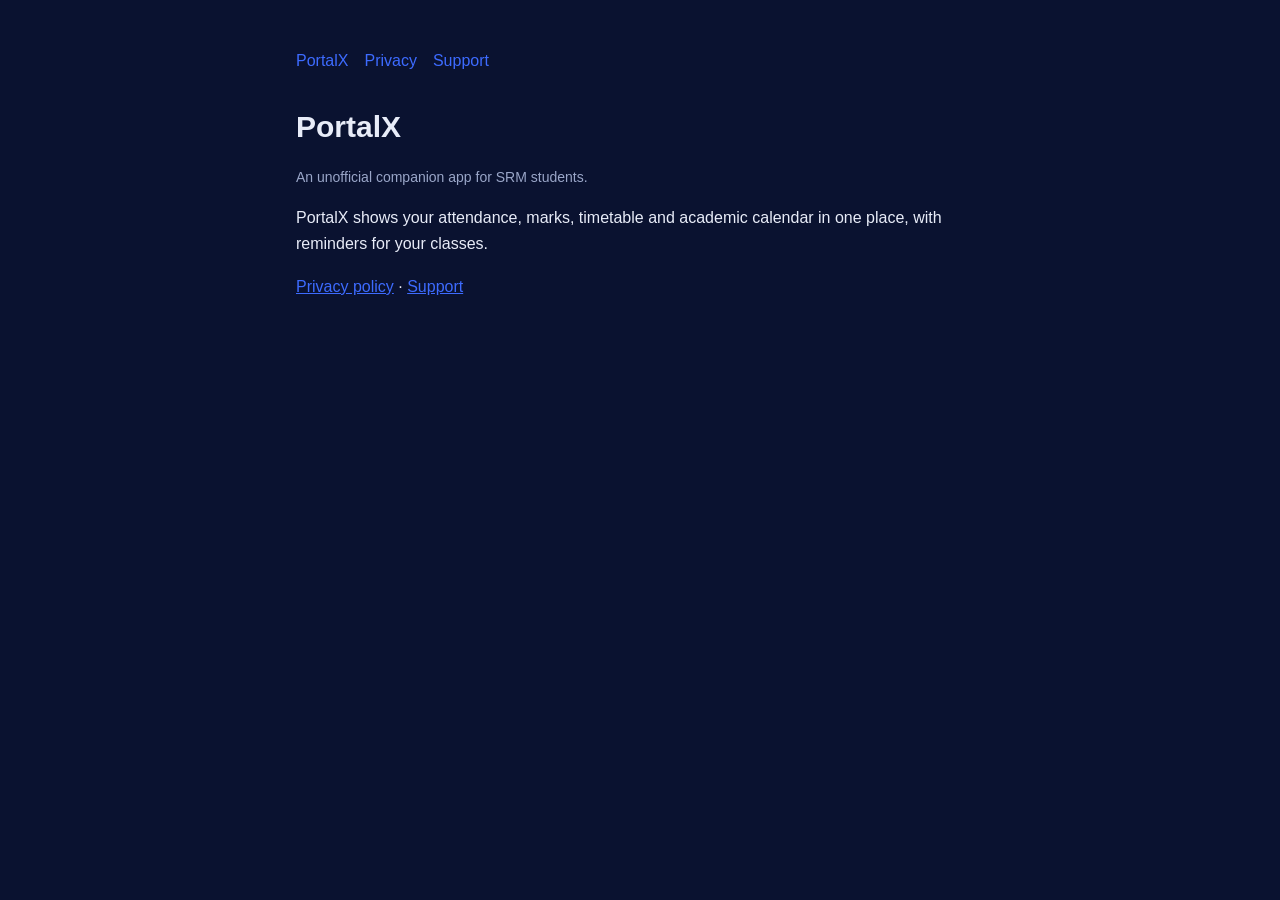
<file: index.html>
<!doctype html><html lang="en"><head><meta charset="utf-8"><meta name="viewport" content="width=device-width,initial-scale=1"><title>PortalX</title><link rel="stylesheet" href="style.css"></head>
<body><main><nav><a href="./">PortalX</a><a href="privacy.html">Privacy</a><a href="support.html">Support</a></nav>
<h1>PortalX</h1><p class="muted">An unofficial companion app for SRM students.</p>
<p>PortalX shows your attendance, marks, timetable and academic calendar in one place, with reminders for your classes.</p>
<p><a href="privacy.html">Privacy policy</a> · <a href="support.html">Support</a></p></main></body></html>
</file>
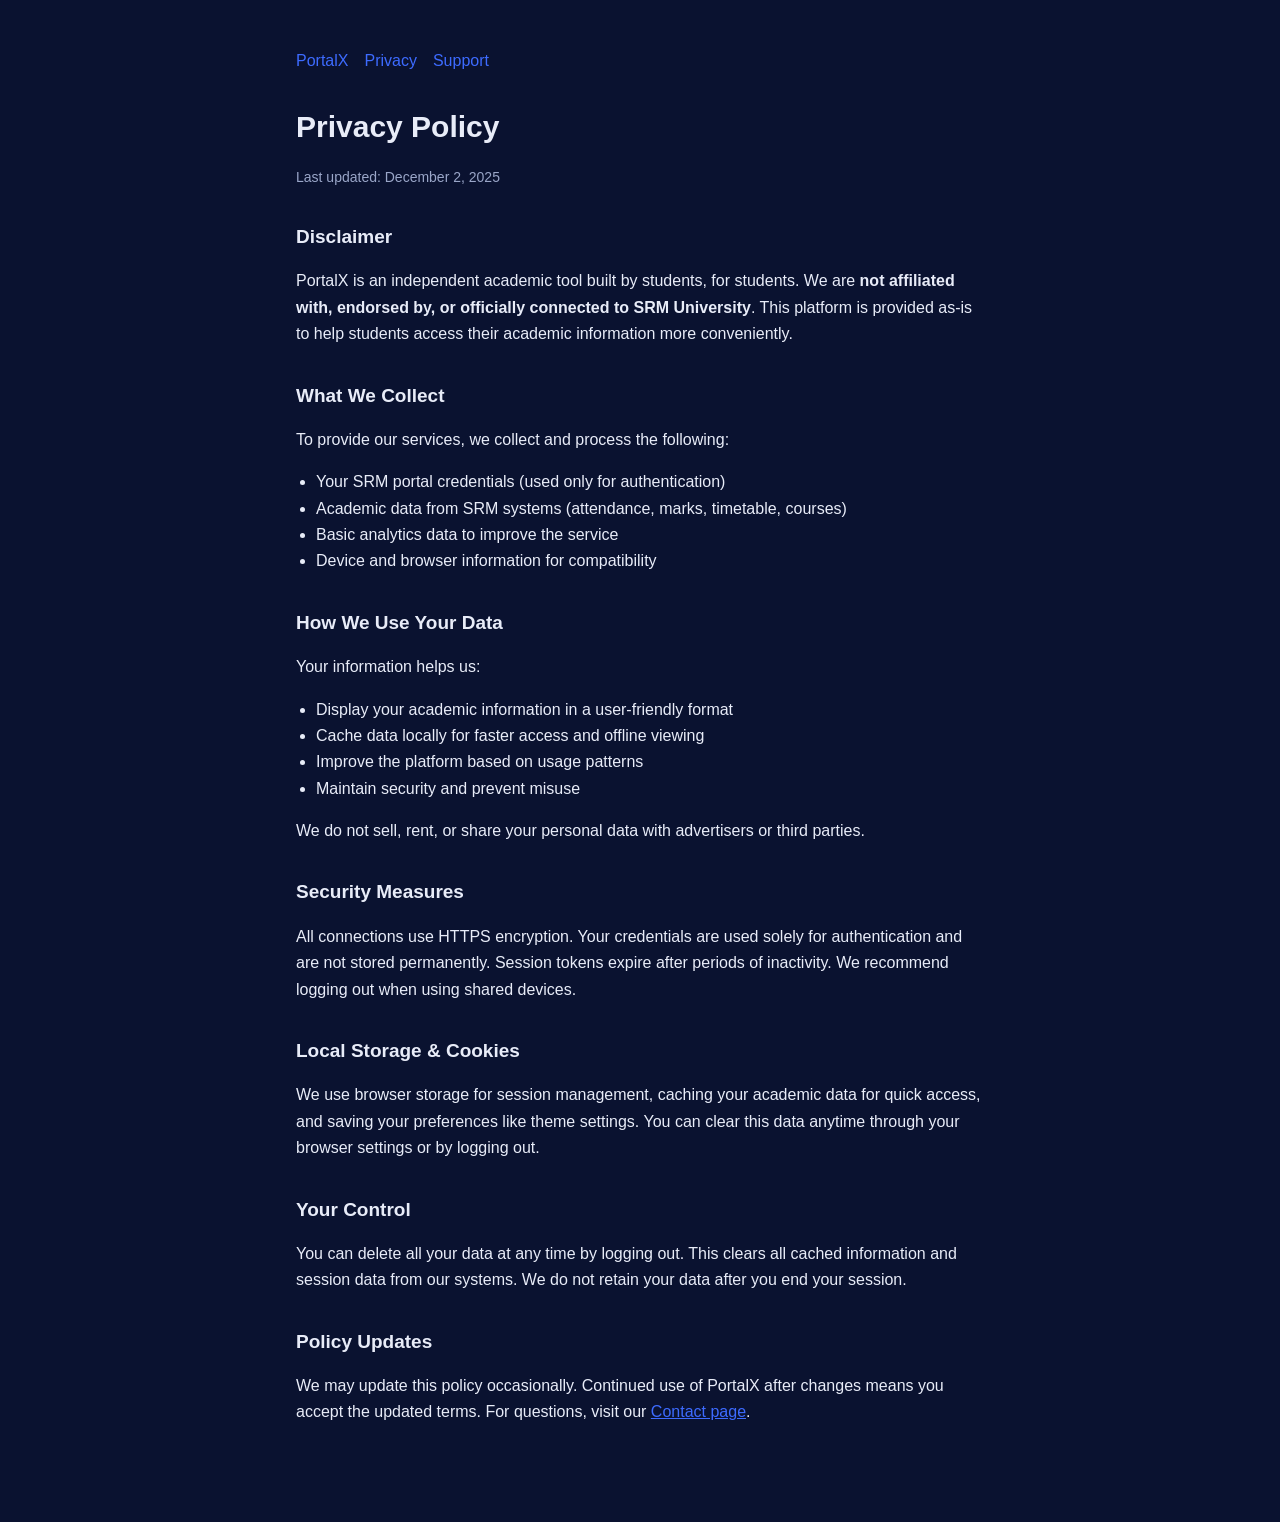
<file: privacy.html>
<!doctype html><html lang="en"><head><meta charset="utf-8"><meta name="viewport" content="width=device-width,initial-scale=1"><title>PortalX Privacy Policy</title><link rel="stylesheet" href="style.css"></head>
<body><main><nav><a href="./">PortalX</a><a href="privacy.html">Privacy</a><a href="support.html">Support</a></nav>
<h1>Privacy Policy</h1><p class="muted">Last updated: December 2, 2025</p>
<h2>Disclaimer</h2>
<p>PortalX is an independent academic tool built by students, for students. We are <strong>not affiliated with, endorsed by, or officially connected to SRM University</strong>. This platform is provided as-is to help students access their academic information more conveniently.</p>
<h2>What We Collect</h2>
<p>To provide our services, we collect and process the following:</p>
<ul>
<li>Your SRM portal credentials (used only for authentication)</li>
<li>Academic data from SRM systems (attendance, marks, timetable, courses)</li>
<li>Basic analytics data to improve the service</li>
<li>Device and browser information for compatibility</li>
</ul>
<h2>How We Use Your Data</h2>
<p>Your information helps us:</p>
<ul>
<li>Display your academic information in a user-friendly format</li>
<li>Cache data locally for faster access and offline viewing</li>
<li>Improve the platform based on usage patterns</li>
<li>Maintain security and prevent misuse</li>
</ul>
<p>We do not sell, rent, or share your personal data with advertisers or third parties.</p>
<h2>Security Measures</h2>
<p>All connections use HTTPS encryption. Your credentials are used solely for authentication and are not stored permanently. Session tokens expire after periods of inactivity. We recommend logging out when using shared devices.</p>
<h2>Local Storage &amp; Cookies</h2>
<p>We use browser storage for session management, caching your academic data for quick access, and saving your preferences like theme settings. You can clear this data anytime through your browser settings or by logging out.</p>
<h2>Your Control</h2>
<p>You can delete all your data at any time by logging out. This clears all cached information and session data from our systems. We do not retain your data after you end your session.</p>
<h2>Policy Updates</h2>
<p>We may update this policy occasionally. Continued use of PortalX after changes means you accept the updated terms. For questions, visit our <a href="support.html">Contact page</a>.</p>
</main></body></html>
</file>
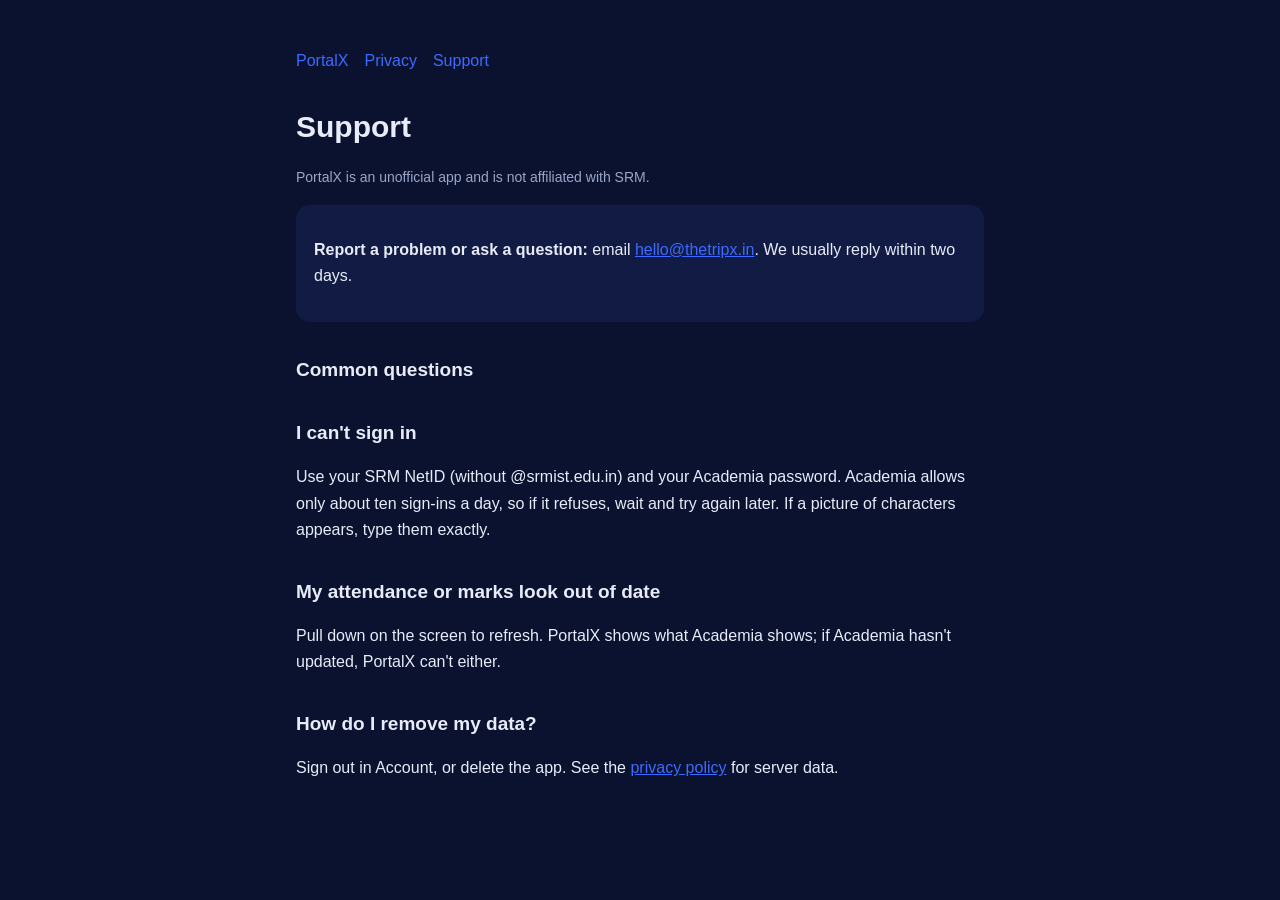
<file: support.html>
<!doctype html><html lang="en"><head><meta charset="utf-8"><meta name="viewport" content="width=device-width,initial-scale=1"><title>PortalX Support</title><link rel="stylesheet" href="style.css"></head>
<body><main><nav><a href="./">PortalX</a><a href="privacy.html">Privacy</a><a href="support.html">Support</a></nav>
<h1>Support</h1><p class="muted">PortalX is an unofficial app and is not affiliated with SRM.</p>
<div class="card"><p><b>Report a problem or ask a question:</b> email <a href="mailto:hello@thetripx.in">hello@thetripx.in</a>. We usually reply within two days.</p></div>
<h2>Common questions</h2>
<h2>I can't sign in</h2><p>Use your SRM NetID (without @srmist.edu.in) and your Academia password. Academia allows only about ten sign-ins a day, so if it refuses, wait and try again later. If a picture of characters appears, type them exactly.</p>
<h2>My attendance or marks look out of date</h2><p>Pull down on the screen to refresh. PortalX shows what Academia shows; if Academia hasn't updated, PortalX can't either.</p>
<h2>How do I remove my data?</h2><p>Sign out in Account, or delete the app. See the <a href="privacy.html">privacy policy</a> for server data.</p>
</main></body></html>
</file>
<file: style.css>
:root{--bg:#0A1230;--fg:#E8ECF8;--muted:#9AA6C8;--accent:#3D6BFF;--card:#111B44}
*{box-sizing:border-box}body{margin:0;background:var(--bg);color:var(--fg);font:16px/1.65 -apple-system,BlinkMacSystemFont,"SF Pro Text",Helvetica,Arial,sans-serif}
main{max-width:720px;margin:0 auto;padding:48px 16px 80px}h1{font-size:30px;margin:0 0 4px}h2{font-size:19px;margin:32px 0 8px}
p,li{color:var(--fg)}.muted{color:var(--muted);font-size:14px}a{color:var(--accent)}ul{padding-left:20px}
.card{background:var(--card);border-radius:14px;padding:16px 18px;margin:16px 0}nav{margin-bottom:28px}nav a{margin-right:16px;text-decoration:none}
</file>
